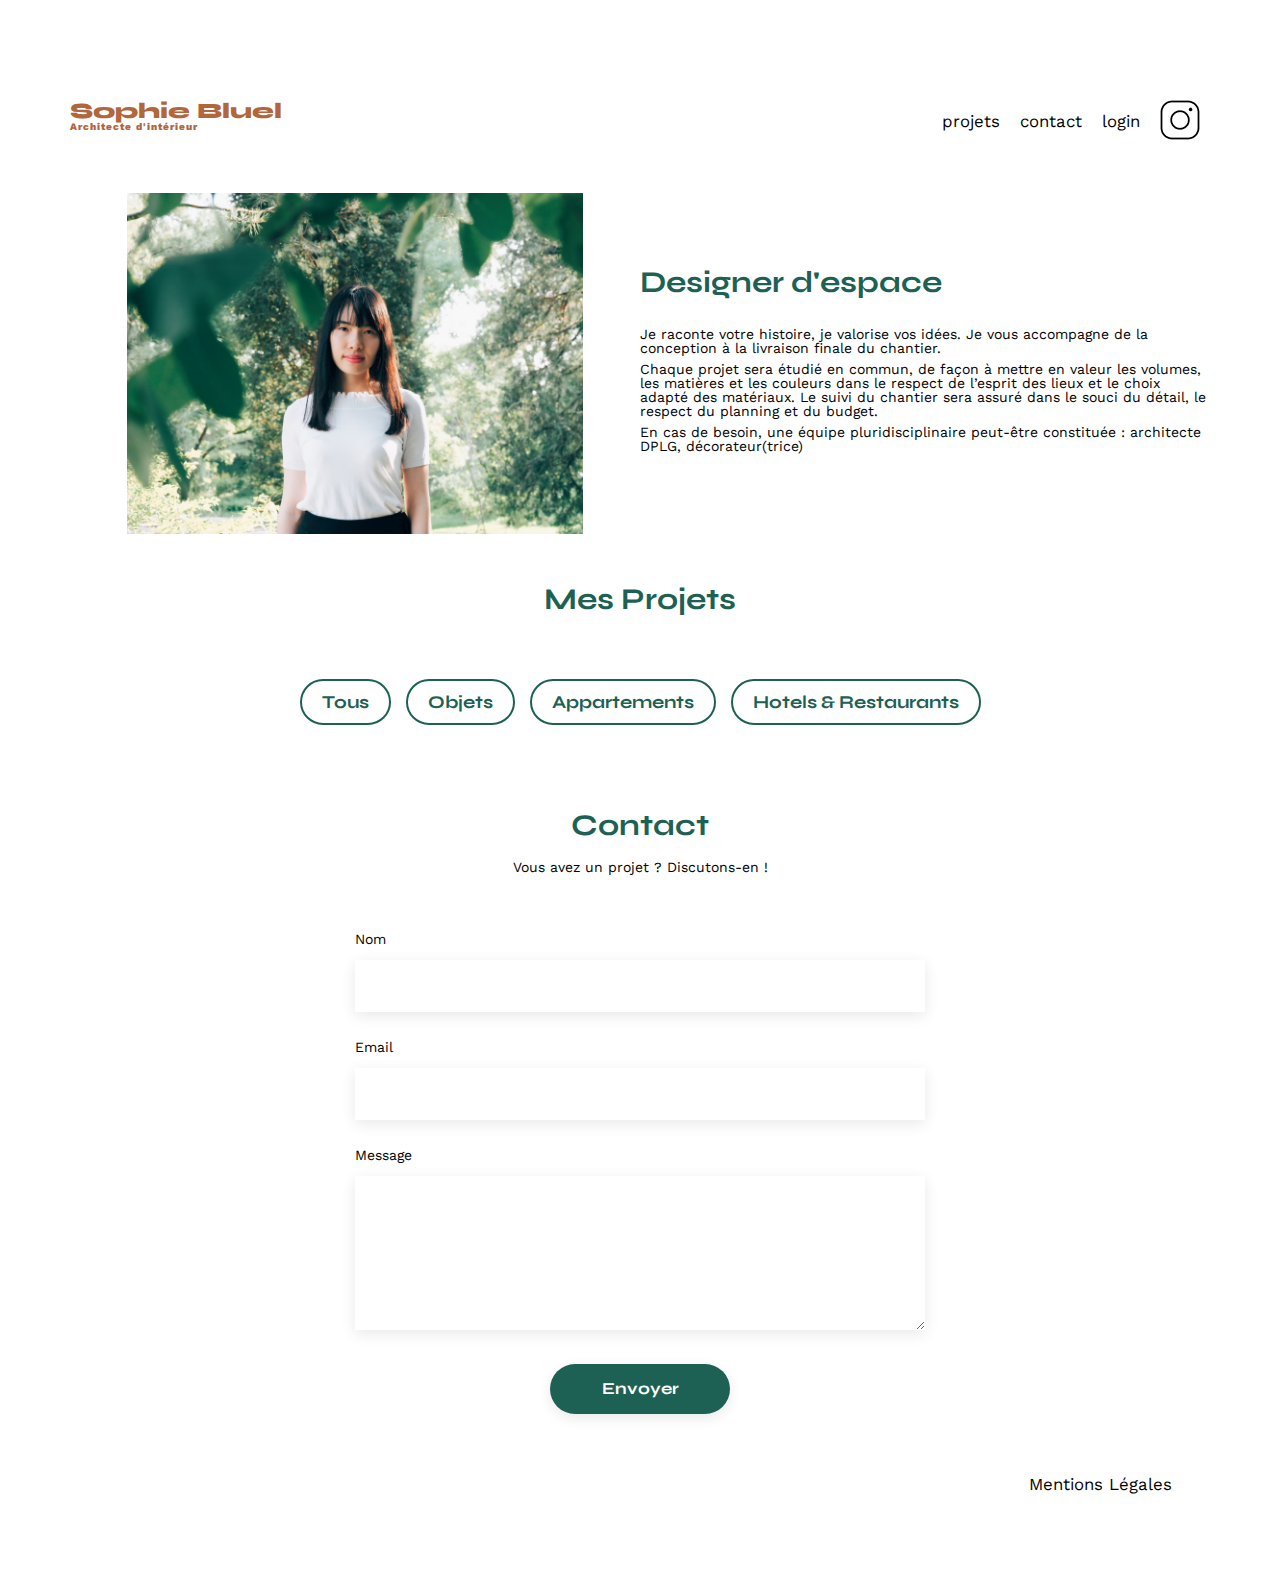
<file: FrontEnd/index.html>
<!DOCTYPE html>
<html lang="fr">
<head>
	<meta charset="UTF-8">
	<title>Sophie Bluel - Architecte d'intérieur</title>
	<meta name="viewport" content="width=device-width, initial-scale=1.0">
	<link rel="preconnect" href="https://fonts.googleapis.com">
	<link rel="preconnect" href="https://fonts.gstatic.com" crossorigin>
	<link href="https://fonts.googleapis.com/css2?family=Syne:wght@700;800&family=Work+Sans&display=swap" rel="stylesheet">
	<link rel="stylesheet" href="https://cdnjs.cloudflare.com/ajax/libs/font-awesome/6.4.0/css/all.min.css">
	<meta name="description" content="">
	<link rel="stylesheet" href="./assets/style.css">
</head>
<body>
	<div class="edition">
		<p><i class="fa-regular fa-pen-to-square"></i>Mode édition</p>
	</div>
<header>
	<h1>Sophie Bluel <span>Architecte d'intérieur</span></h1>
	<nav>
		<ul>
			<li><a href="#portfolio">projets</a></li>
			<li><a href="#contact">contact</a></li>
			<li><a href="login.html">login</a></li>
			<li><img src="./assets/icons/instagram.png" alt="Instagram"></li>
		</ul>
	</nav>
</header>
<main>
	<section id="introduction">
		<figure>
			<img src="./assets/images/sophie-bluel.png" alt="">
		</figure>
		<article>
			<h2>Designer d'espace</h2>
			<p>Je raconte votre histoire, je valorise vos idées. Je vous accompagne de la conception à la livraison finale du chantier.</p>
			<p>Chaque projet sera étudié en commun, de façon à mettre en valeur les volumes, les matières et les couleurs dans le respect de l’esprit des lieux et le choix adapté des matériaux. Le suivi du chantier sera assuré dans le souci du détail, le respect du planning et du budget.</p>
			<p>En cas de besoin, une équipe pluridisciplinaire peut-être constituée : architecte DPLG, décorateur(trice)</p>
		</article>
	</section>
	<section id="portfolio">
		<div class="portfolio-header">
		<h2>Mes Projets</h2>
		<button class="btn-modifier"><i class="fa-regular fa-pen-to-square"></i>Modifier</button>
	    </div>
		<div id="filtres">
			<button data-category-id="tous">Tous</button>
			<button data-category-id="1">Objets</button>
			<button data-category-id="2">Appartements</button>
			<button data-category-id="3">Hotels & Restaurants</button>
		</div>
		<div class="gallery"></div>
	</section>
	<section id="contact">
		<h2>Contact</h2>
		<p>Vous avez un projet ? Discutons-en !</p>
		<form action="#" method="post">
			<label for="name">Nom</label>
			<input type="text" name="name" id="name">
			<label for="email">Email</label>
			<input type="email" name="email" id="email">
			<label for="message">Message</label>
			<textarea name="message" id="message" cols="30" rows="10"></textarea>
			<input type="submit" value="Envoyer">
		</form>
	</section>
</main>

<footer>
	<nav>
		<ul>
			<li>Mentions Légales</li>
		</ul>
	</nav>
</footer>
<div class="admin-modal" id="admin-modal">
    <div class="admin-modal-content">

        <span class="admin-close">&times;</span>
        <h3>Galerie photo</h3>

        <div class="admin-gallery"></div>
		<hr>
        <button id="open-add-photo">Ajouter une photo</button>
    </div>
</div>
<script src="script.js"></script>
</body>
</html>
</file>
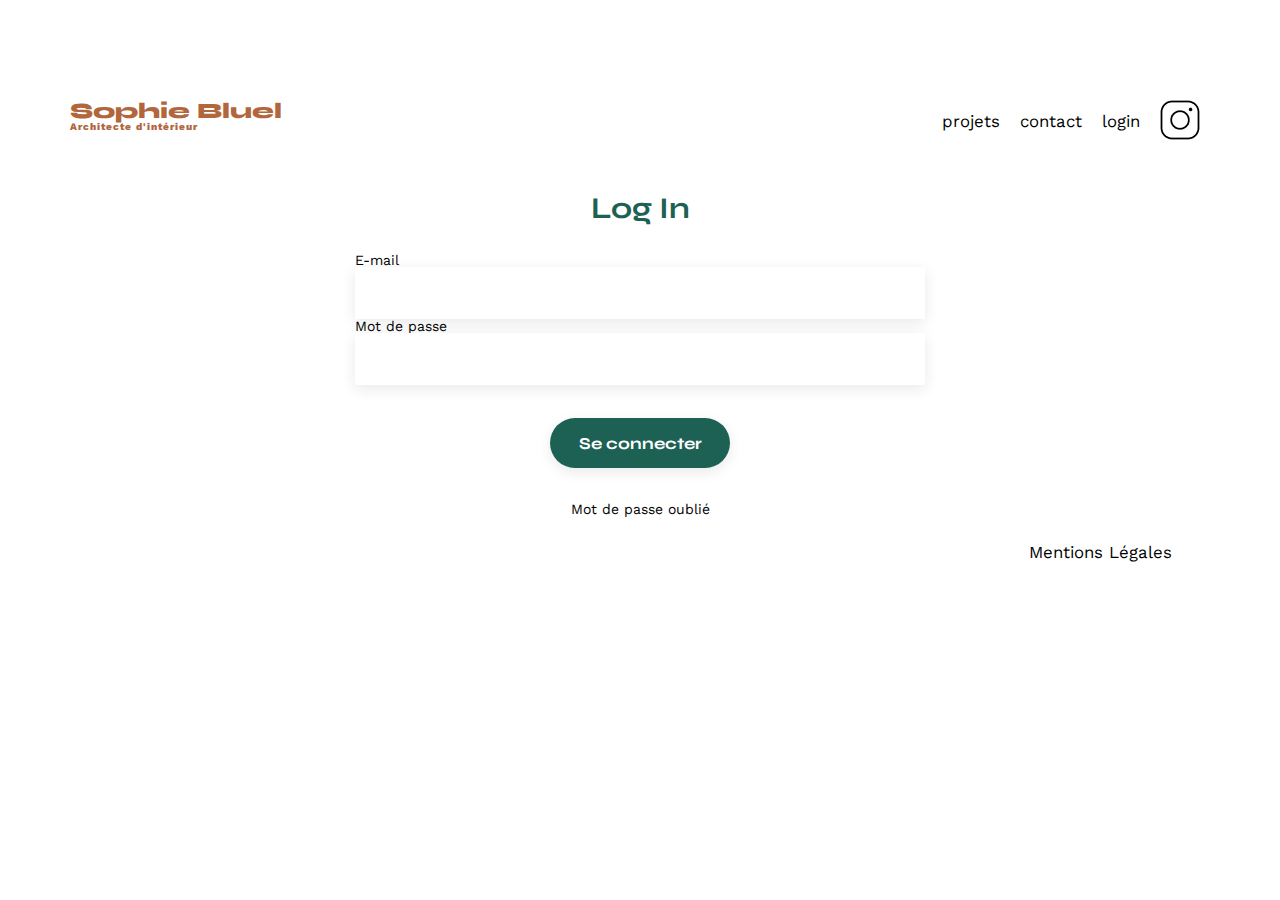
<file: FrontEnd/login.html>
<!DOCTYPE html>
<html lang="fr">
<head>
	<meta charset="UTF-8">
	<title>Sophie Bluel - Architecte d'intérieur</title>
	<meta name="viewport" content="width=device-width, initial-scale=1.0">
	<link rel="preconnect" href="https://fonts.googleapis.com">
	<link rel="preconnect" href="https://fonts.gstatic.com" crossorigin>
	<link href="https://fonts.googleapis.com/css2?family=Syne:wght@700;800&family=Work+Sans&display=swap" rel="stylesheet">
	<meta name="description" content="">
	<link rel="stylesheet" href="./assets/style.css">
	<script src="login.js" defer></script>
</head>
<body>
<header>
	<h1>Sophie Bluel <span>Architecte d'intérieur</span></h1>
	<nav>
		<ul>
			<li>projets</li>
			<li>contact</li>
			<li id="menu-login">login</li>
			<li><img src="./assets/icons/instagram.png" alt="Instagram"></li>
		</ul>
	</nav>
</header>
<main>
	<div class="login">
		<h2>Log In</h2>
		<form id="loginform" action="#" method="post">
			<label for="email">E-mail</label>
			<input type="email" name="email" id="email" required/>
			<label for="password">Mot de passe</label>
			<input type="password" name="password" id="password" required/>
			<input type="submit" value="Se connecter" id ="submit">
		</form>
    <p><a href="#">Mot de passe oublié</a></p>
    </div>
</main>
<footer>
    <nav>
        <ul>
            <li>Mentions Légales</li>
        </ul>
    </nav>
</footer>
</body>
</html>
</file>
<file: FrontEnd/assets/style.css>
/* http://meyerweb.com/eric/tools/css/reset/
   v2.0 | 20110126
   License: none (public domain)
*/

html, body, div, span, applet, object, iframe,
h1, h2, h3, h4, h5, h6, p, blockquote, pre,
a, abbr, acronym, address, big, cite, code,
del, dfn, em, img, ins, kbd, q, s, samp,
small, strike, strong, sub, sup, tt, var,
b, u, i, center,
dl, dt, dd, ol, ul, li,
fieldset, form, label, legend,
table, caption, tbody, tfoot, thead, tr, th, td,
article, aside, canvas, details, embed,
figure, figcaption, footer, header, hgroup,
menu, nav, output, ruby, section, summary,
time, mark, audio, video {
	margin: 0;
	padding: 0;
	border: 0;
	font-size: 100%;
	font: inherit;
	vertical-align: baseline;
}
/* HTML5 display-role reset for older browsers */
article, aside, details, figcaption, figure,
footer, header, hgroup, menu, nav, section {
	display: block;
}
a {
	text-decoration: none;
	color: black;
}
a:visited {
	color: black;
}
body {
	line-height: 1;
}
ol, ul {
	list-style: none;
}
blockquote, q {
	quotes: none;
}
blockquote:before, blockquote:after,
q:before, q:after {
	content: '';
	content: none;
}
table {
	border-collapse: collapse;
	border-spacing: 0;
}
/** end reset css**/
body {
	max-width: 1140px;
	margin:auto;
	font-family: 'Work Sans' ;
	font-size: 14px;
	padding: 50px;
}
.edition {
	display: none;
	flex-direction: column;
	text-align: center;
	justify-content: center;
	background-color: black;
	color: white;
	height: 50px;
	position: absolute;
	top: 0;
	left: 0;
	width: 100%;
	z-index: 1000;
}
.edition i {
	font-size: 18px;
	padding: 10px;
}
.edition p {
	font-size: 16px;
}
header {
	display: flex;
	justify-content: space-between;
	margin: 50px 0
}
section {
	margin: 50px 0
}

h1{
	display: flex;
	flex-direction: column;
	font-family: 'Syne';
	font-size: 22px;
	font-weight: 800;
	color: #B1663C
}

h1 > span {
	font-family: 'Work Sans';
	font-size:10px;
	letter-spacing: 0.1em;
;
}

h2{
	font-family: 'Syne';
	font-weight: 700;
	font-size: 30px;
	color: #1D6154
}
nav ul {
	display: flex;
	align-items: center;
	list-style-type: none;

}
nav li {
	padding: 0 10px;
	font-size: 1.2em;
}

li:hover {
	color: #B1663C;
}
#introduction {
	display: flex;
	align-items: center;
}
#introduction figure {
	flex: 1
}
#introduction img {
	display: block;
	margin: auto;
	width: 80%;
}

#introduction article {
	flex: 1
}
#introduction h2 {
	margin-bottom: 1em;
}

#introduction p {
	margin-bottom: 0.5em;
}
#portfolio h2 {
	text-align: center;
	margin-bottom: 1em;
}

.login {
	width: 50%;
	margin: auto;
	text-align: center;
}
.login form {
	display: flex;
	flex-direction: column;
	text-align: left;
	margin-top: 30px;
}
.login input {
	height: 50px;
	font-size: 1.2em;
	border: none;
	box-shadow: 0px 4px 14px rgba(0, 0, 0, 0.09);
}
.login h2 {
	margin-bottom: 20px;
}
.error-message {
	color: red;
	font-weight: bold;
	font-size: 16px;
	margin-top: 15px;
	padding: 10px;
}

.portfolio-header {
    display: flex;
    align-items: center;
	justify-content: center;
    gap: 20px;
    margin-bottom: 10px;
}
.btn-modifier {
	display: none;
    background: white;
    color: black;
    border: none;
    font-size: 16px;
    cursor: pointer;
    margin-bottom: 20px;
}
.edit-button i {
    margin-right: 5px;
}

#filtres {
	text-align: center;
	margin: 30px 0;
}
#filtres button {
	font-size: 18px;
	font-weight: bold;
	font-family: 'Syne';
	color: #1D6154;
	background-color: white;
	border-radius: 25px;
	padding: 10px 20px;
	margin: 5px;
	border: #1D6154 solid 2px;
}
#filtres button.active {
	background-color: #1D6154;
	color: white;
}

.gallery {
	width: 100%;
	display: grid;
	grid-template-columns: 1fr 1fr 1fr;
	grid-column-gap: 20px;
	grid-row-gap: 20px;
}

.gallery img {
	width: 100%;
}

#contact {
	width: 50%;
margin: auto;
}
#contact > * {
	text-align: center;

}
#contact h2{
	margin-bottom: 20px;
}
#contact form {
	text-align: left;
	margin-top:30px;
	display: flex;
	flex-direction: column;
}

#contact input {
	height: 50px;
	font-size: 1.2em;
	border: none;
	box-shadow: 0px 4px 14px rgba(0, 0, 0, 0.09);
}
#contact label {
	margin: 2em 0 1em 0;
}
#contact textarea {
	border: none;
	box-shadow: 0px 4px 14px rgba(0, 0, 0, 0.09);
}

input[type="submit"]{
	font-family: 'Syne';
	font-weight: 700;
	color: white;
	background-color: #1D6154;
	margin : 2em auto ;
	width: 180px;
	text-align: center;
	border-radius: 60px ;
}

footer nav ul {
	display: flex;
	justify-content: flex-end;
	margin: 2em
}

.admin-modal {
    display: none;
    position: fixed;
    inset: 0;
    background: rgba(0,0,0,0.6);
    justify-content: center;
    align-items: center;
}
.admin-modal-content {
    background: white;
    width: 500px;
    border-radius: 10px;
    padding: 40px;
    position: relative;
    text-align: center;
	font-size: 20px;
}
.admin-close {
    position: absolute;
    right: 25px;
    top: 20px;
    font-size: 28px;
    cursor: pointer;
}
.admin-gallery {
    display: grid;
    grid-template-columns: repeat(5, 1fr);
    gap: 10px;
    margin-top: 20px;
}
.admin-gallery img {
    width: 100%;
}

#open-add-photo,
#add-photo-form button {
	background: #1D6154;
	color: white;
	border: none;
	border-radius: 25px;
	padding: 10px 20px;
	cursor: pointer;
	font-family: 'Syne';
	font-size: 16px;
}
</file>
